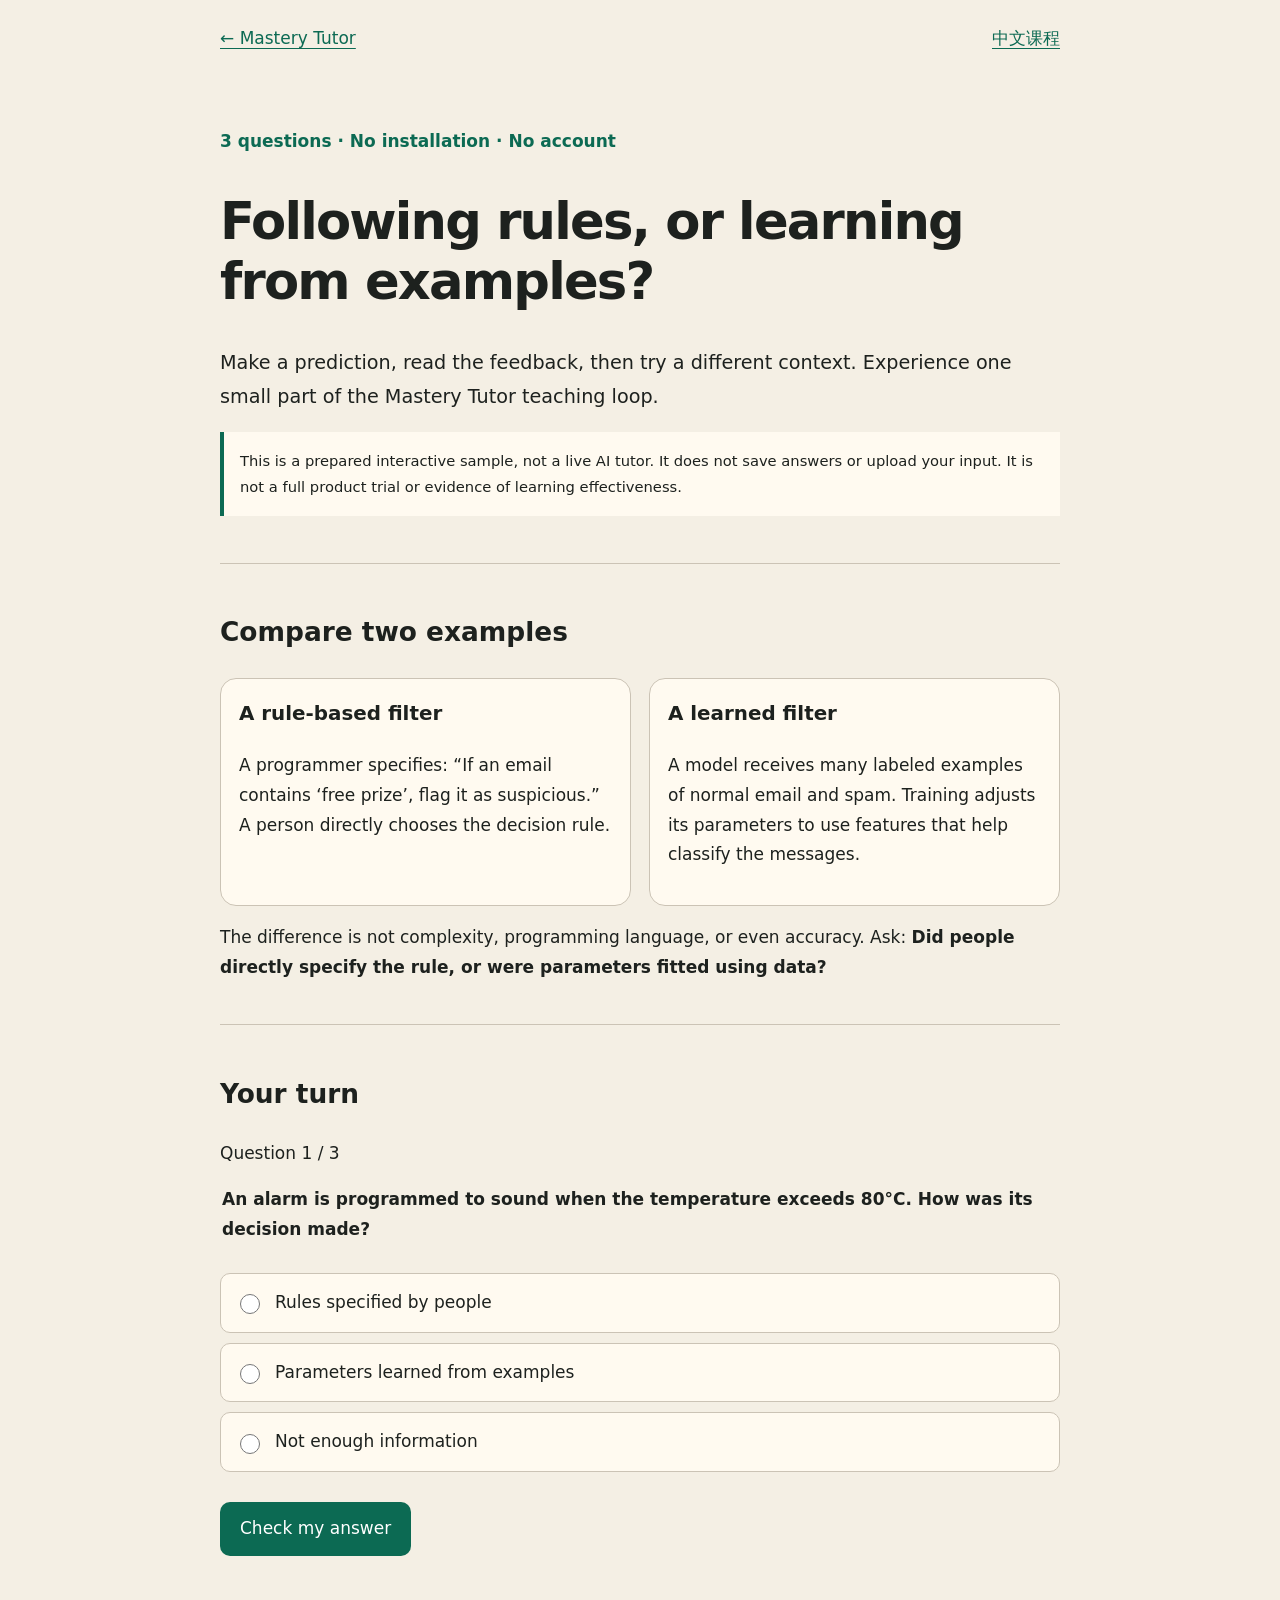
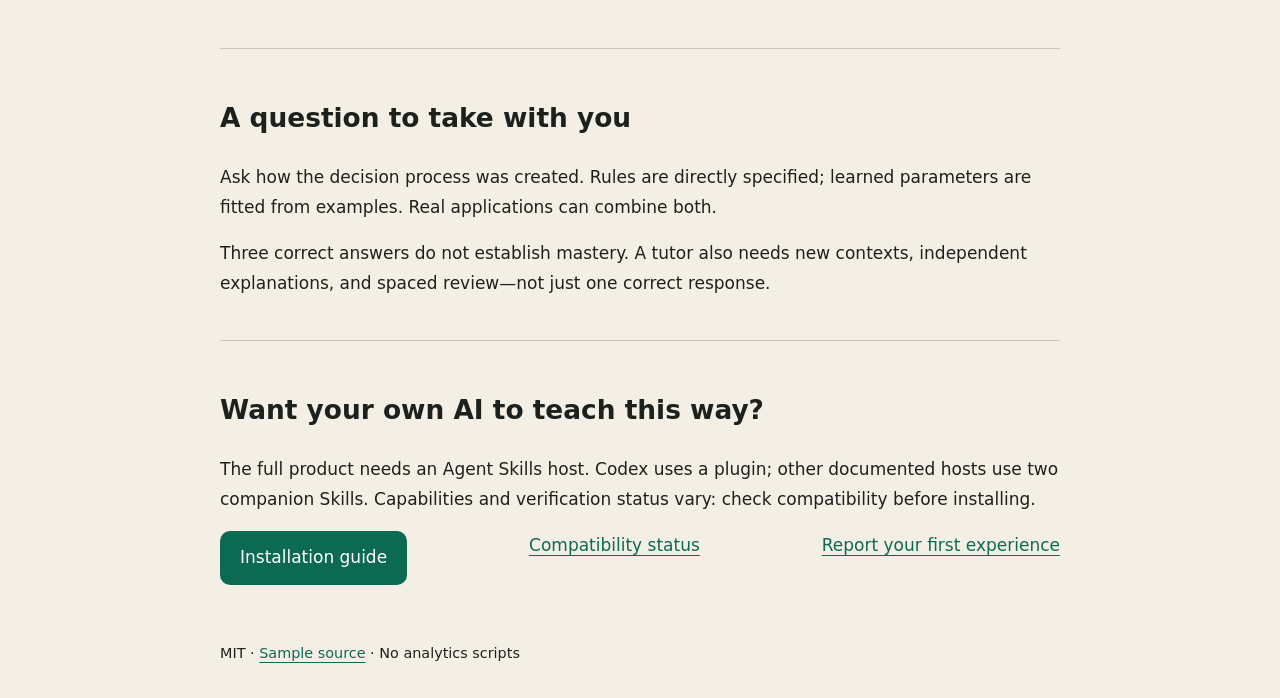
<file: docs/demo.en.html>
<!doctype html>
<html lang="en">
<head>
  <meta charset="utf-8">
  <meta name="viewport" content="width=device-width,initial-scale=1">
  <title>Rules or machine learning? A short interactive lesson · Mastery Tutor</title>
  <meta name="description" content="Try three questions about rules and machine learning with hints and transfer practice. No installation, account or API key. A prepared teaching sample, not a live AI tutor.">
  <link rel="canonical" href="https://fanfanfanfanfan626.github.io/mastery-tutor/demo.en.html">
  <link rel="alternate" hreflang="zh-CN" href="https://fanfanfanfanfan626.github.io/mastery-tutor/demo.html">
  <link rel="alternate" hreflang="en" href="https://fanfanfanfanfan626.github.io/mastery-tutor/demo.en.html">
  <meta property="og:title" content="Try a short lesson before installing · Mastery Tutor">
  <meta property="og:description" content="Predict, get feedback, and try a new context. Three prepared questions, not a live AI service.">
  <meta property="og:url" content="https://fanfanfanfanfan626.github.io/mastery-tutor/demo.en.html">
  <meta property="og:type" content="website">
  <link rel="stylesheet" href="assets/demo.css">
  <script src="assets/demo-engine.js" defer></script>
  <script src="assets/demo.js" defer></script>
</head>
<body>
  <a class="skip" href="#lesson">Skip to lesson</a>
  <main id="lesson">
    <nav aria-label="Navigation"><a href="./">← Mastery Tutor</a><a href="demo.html" lang="zh-CN" hreflang="zh-CN">中文课程</a></nav>
    <header><p class="eyebrow">3 questions · No installation · No account</p><h1>Following rules, or learning from examples?</h1>
      <p class="lead">Make a prediction, read the feedback, then try a different context. Experience one small part of the Mastery Tutor teaching loop.</p>
      <p class="notice">This is a prepared interactive sample, not a live AI tutor. It does not save answers or upload your input. It is not a full product trial or evidence of learning effectiveness.</p>
    </header>
    <section aria-labelledby="example"><h2 id="example">Compare two examples</h2>
      <div class="pair"><article><h3>A rule-based filter</h3><p>A programmer specifies: “If an email contains ‘free prize’, flag it as suspicious.” A person directly chooses the decision rule.</p></article>
      <article><h3>A learned filter</h3><p>A model receives many labeled examples of normal email and spam. Training adjusts its parameters to use features that help classify the messages.</p></article></div>
      <p>The difference is not complexity, programming language, or even accuracy. Ask: <strong>Did people directly specify the rule, or were parameters fitted using data?</strong></p>
    </section>
    <section aria-labelledby="practice"><h2 id="practice">Your turn</h2>
      <noscript><p>The interactive questions need JavaScript. The examples and concept summary remain readable without it.</p></noscript>
      <p id="step">Questions will appear here when loaded. You can also read the examples and summary directly.</p>
      <form id="demo-form" hidden><fieldset><legend id="question"></legend><div id="choices"></div></fieldset>
        <button type="submit">Check my answer</button></form>
      <p id="feedback" role="status" aria-live="polite"></p>
      <button id="next" type="button" aria-describedby="feedback" hidden>Try another context</button>
      <button id="restart" type="button" aria-describedby="feedback" hidden>Start again</button>
    </section>
    <section><h2>A question to take with you</h2><p>Ask how the decision process was created. Rules are directly specified; learned parameters are fitted from examples. Real applications can combine both.</p>
      <p>Three correct answers do not establish mastery. A tutor also needs new contexts, independent explanations, and spaced review—not just one correct response.</p>
    </section>
    <section><h2>Want your own AI to teach this way?</h2><p>The full product needs an Agent Skills host. Codex uses a plugin; other documented hosts use two companion Skills. Capabilities and verification status vary: check compatibility before installing.</p>
      <div class="actions"><a class="button" href="https://github.com/fanfanfanfanfan626/mastery-tutor/blob/main/AI_INSTALL.md">Installation guide</a><a href="https://github.com/fanfanfanfanfan626/mastery-tutor/blob/main/COMPATIBILITY.md">Compatibility status</a><a href="https://github.com/fanfanfanfanfan626/mastery-tutor/issues/new?template=first-use.yml">Report your first experience</a></div>
    </section>
    <footer>MIT · <a href="https://github.com/fanfanfanfanfan626/mastery-tutor/blob/main/docs/demo.en.html">Sample source</a> · No analytics scripts</footer>
  </main>
</body>
</html>
</file>
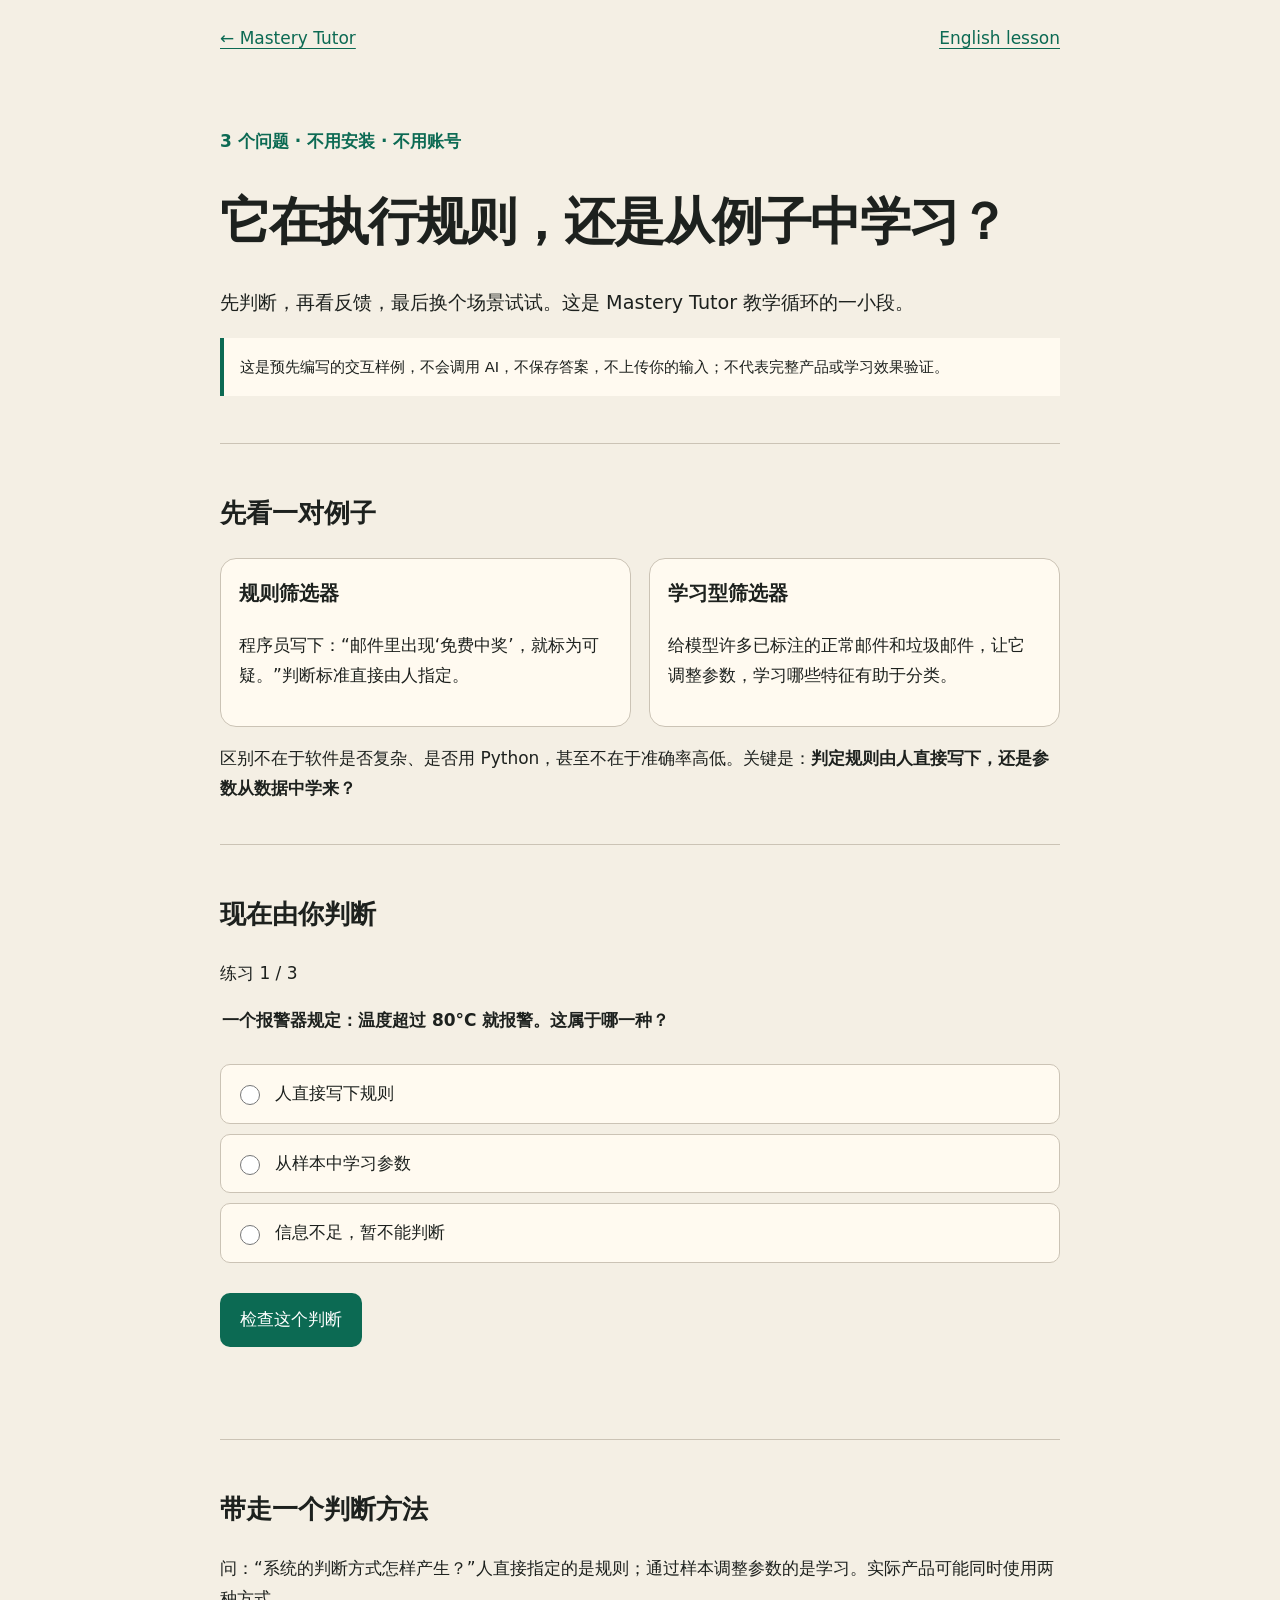
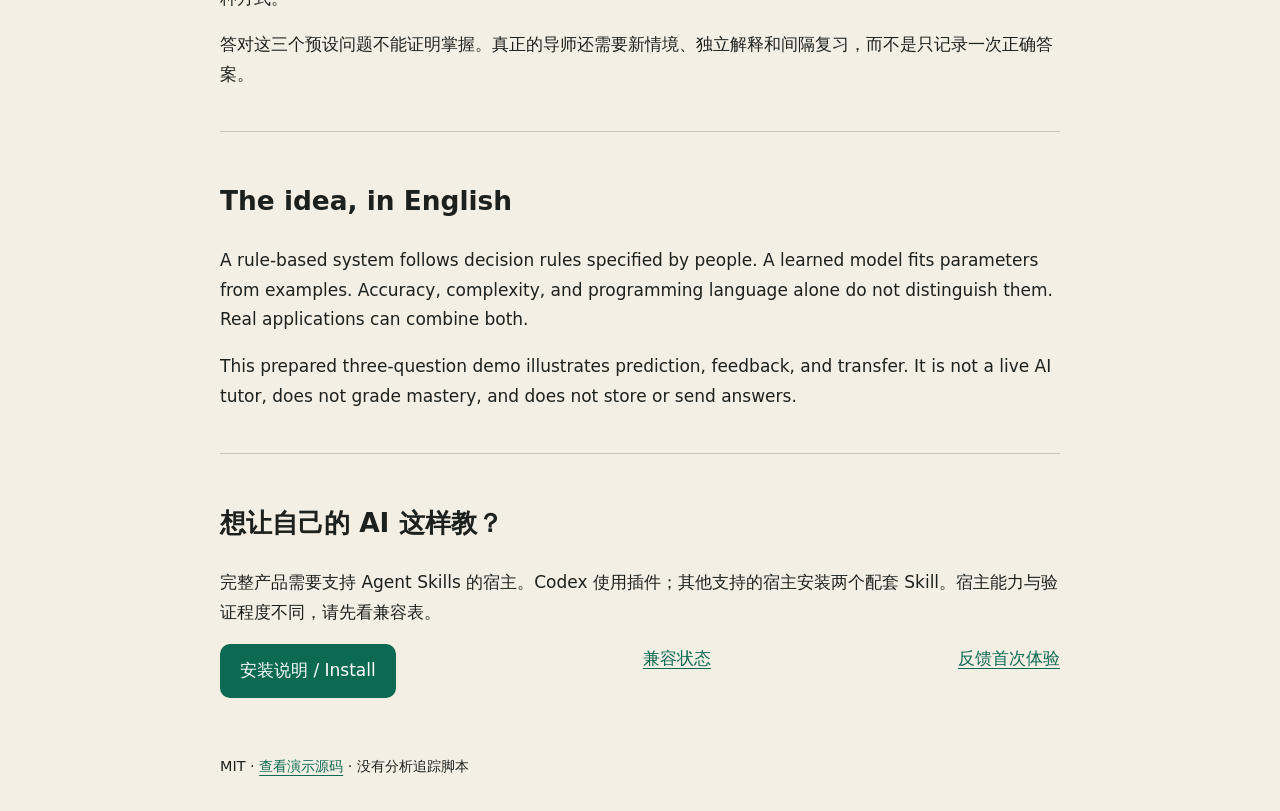
<file: docs/demo.html>
<!doctype html>
<html lang="zh-CN">
<head>
  <meta charset="utf-8">
  <meta name="viewport" content="width=device-width,initial-scale=1">
  <title>体验 AI 学习的一小课：规则与机器学习 · Mastery Tutor Demo</title>
  <meta name="description" content="无需安装、登录或 API 密钥，体验 Mastery Tutor 的预测、反馈与迁移练习。用三个例子理解手写规则与机器学习的区别。这是预设教学演示，不是实时 AI。">
  <link rel="canonical" href="https://fanfanfanfanfan626.github.io/mastery-tutor/demo.html">
  <link rel="alternate" hreflang="zh-CN" href="https://fanfanfanfanfan626.github.io/mastery-tutor/demo.html">
  <link rel="alternate" hreflang="en" href="https://fanfanfanfanfan626.github.io/mastery-tutor/demo.en.html">
  <meta property="og:title" content="先体验一小课，再决定是否安装 · Mastery Tutor">
  <meta property="og:description" content="No-install AI tutor demo: predict, get feedback, transfer. Prepared examples, not a live AI service.">
  <meta property="og:url" content="https://fanfanfanfanfan626.github.io/mastery-tutor/demo.html">
  <meta property="og:type" content="website">
  <link rel="stylesheet" href="assets/demo.css">
  <script src="assets/demo-engine.js" defer></script>
  <script src="assets/demo.js" defer></script>
</head>
<body>
  <a class="skip" href="#lesson">跳到课程</a>
  <main id="lesson">
    <nav aria-label="导航"><a href="./">← Mastery Tutor</a><a href="demo.en.html" lang="en" hreflang="en">English lesson</a></nav>
    <header><p class="eyebrow">3 个问题 · 不用安装 · 不用账号</p><h1>它在执行规则，还是从例子中学习？</h1>
      <p class="lead">先判断，再看反馈，最后换个场景试试。这是 Mastery Tutor 教学循环的一小段。</p>
      <p class="notice">这是预先编写的交互样例，不会调用 AI，不保存答案，不上传你的输入；不代表完整产品或学习效果验证。</p>
    </header>
    <section aria-labelledby="example"><h2 id="example">先看一对例子</h2>
      <div class="pair"><article><h3>规则筛选器</h3><p>程序员写下：“邮件里出现‘免费中奖’，就标为可疑。”判断标准直接由人指定。</p></article>
      <article><h3>学习型筛选器</h3><p>给模型许多已标注的正常邮件和垃圾邮件，让它调整参数，学习哪些特征有助于分类。</p></article></div>
      <p>区别不在于软件是否复杂、是否用 Python，甚至不在于准确率高低。关键是：<strong>判定规则由人直接写下，还是参数从数据中学来？</strong></p>
    </section>
    <section aria-labelledby="practice"><h2 id="practice">现在由你判断</h2>
      <noscript><p>交互题需要 JavaScript。你仍可以阅读上面的例子和下方的概念总结。</p></noscript>
      <p id="step">练习加载后将在这里显示；也可以直接阅读本页例子与总结。</p>
      <form id="demo-form" hidden><fieldset><legend id="question"></legend><div id="choices"></div></fieldset>
        <button type="submit">检查这个判断</button></form>
      <p id="feedback" role="status" aria-live="polite"></p>
      <button id="next" type="button" aria-describedby="feedback" hidden>换一个场景</button>
      <button id="restart" type="button" aria-describedby="feedback" hidden>重新练习</button>
    </section>
    <section><h2>带走一个判断方法</h2><p>问：“系统的判断方式怎样产生？”人直接指定的是规则；通过样本调整参数的是学习。实际产品可能同时使用两种方式。</p>
      <p>答对这三个预设问题不能证明掌握。真正的导师还需要新情境、独立解释和间隔复习，而不是只记录一次正确答案。</p>
    </section>
    <section id="english" lang="en"><h2>The idea, in English</h2><p>A rule-based system follows decision rules specified by people. A learned model fits parameters from examples. Accuracy, complexity, and programming language alone do not distinguish them. Real applications can combine both.</p><p>This prepared three-question demo illustrates prediction, feedback, and transfer. It is not a live AI tutor, does not grade mastery, and does not store or send answers.</p></section>
    <section><h2>想让自己的 AI 这样教？</h2><p>完整产品需要支持 Agent Skills 的宿主。Codex 使用插件；其他支持的宿主安装两个配套 Skill。宿主能力与验证程度不同，请先看兼容表。</p>
      <div class="actions"><a class="button" href="https://github.com/fanfanfanfanfan626/mastery-tutor/blob/main/AI_INSTALL.md">安装说明 / Install</a><a href="https://github.com/fanfanfanfanfan626/mastery-tutor/blob/main/COMPATIBILITY.md">兼容状态</a><a href="https://github.com/fanfanfanfanfan626/mastery-tutor/issues/new?template=first-use.yml">反馈首次体验</a></div>
    </section>
    <footer>MIT · <a href="https://github.com/fanfanfanfanfan626/mastery-tutor/blob/main/docs/demo.html">查看演示源码</a> · 没有分析追踪脚本</footer>
  </main>
</body>
</html>
</file>
<file: docs/assets/demo.css>
:root{color-scheme:light;--paper:#f4efe4;--ink:#1d211e;--green:#0c6a53;--line:#cbc3b5}
*{box-sizing:border-box}body{margin:0;background:var(--paper);color:var(--ink);font:17px/1.75 system-ui,sans-serif}main{width:min(840px,calc(100% - 36px));margin:auto}nav,.actions{display:flex;gap:20px;flex-wrap:wrap;justify-content:space-between}nav{padding:24px 0}a{color:var(--green);text-underline-offset:4px}header{padding:32px 0}h1{font-size:clamp(2rem,6vw,3.2rem);line-height:1.18;letter-spacing:-.035em}h2{font-size:1.65rem}.lead{font-size:1.2rem}.eyebrow{color:var(--green);font-weight:700}.notice{padding:16px;border-left:4px solid var(--green);background:#fffaf0;font-size:.92rem}section{padding:24px 0;border-top:1px solid var(--line)}.pair{display:grid;grid-template-columns:1fr 1fr;gap:18px}article{background:#fffaf0;border:1px solid var(--line);border-radius:16px;padding:18px}article h3{margin-top:0}fieldset{border:0;padding:0;margin:0 0 20px}legend{font-weight:700;margin-bottom:18px}label{display:flex;align-items:center;gap:12px;background:#fffaf0;border:1px solid var(--line);padding:14px;margin:10px 0;border-radius:10px;cursor:pointer}input{width:20px;height:20px;flex:0 0 auto}button,.button{font:inherit;background:var(--green);color:white;padding:12px 20px;border:0;border-radius:10px;cursor:pointer;text-decoration:none;display:inline-block}button:disabled{opacity:.6;cursor:default}:focus-visible{outline:3px solid #c45c25;outline-offset:4px}#feedback{min-height:2em}footer{padding:32px 0;font-size:.9rem}.skip{position:absolute;left:10px;top:-80px;background:white;padding:12px}.skip:focus{top:10px}[hidden]{display:none!important}@media(max-width:560px){.pair{grid-template-columns:1fr}header{padding-top:12px}}
</file>
